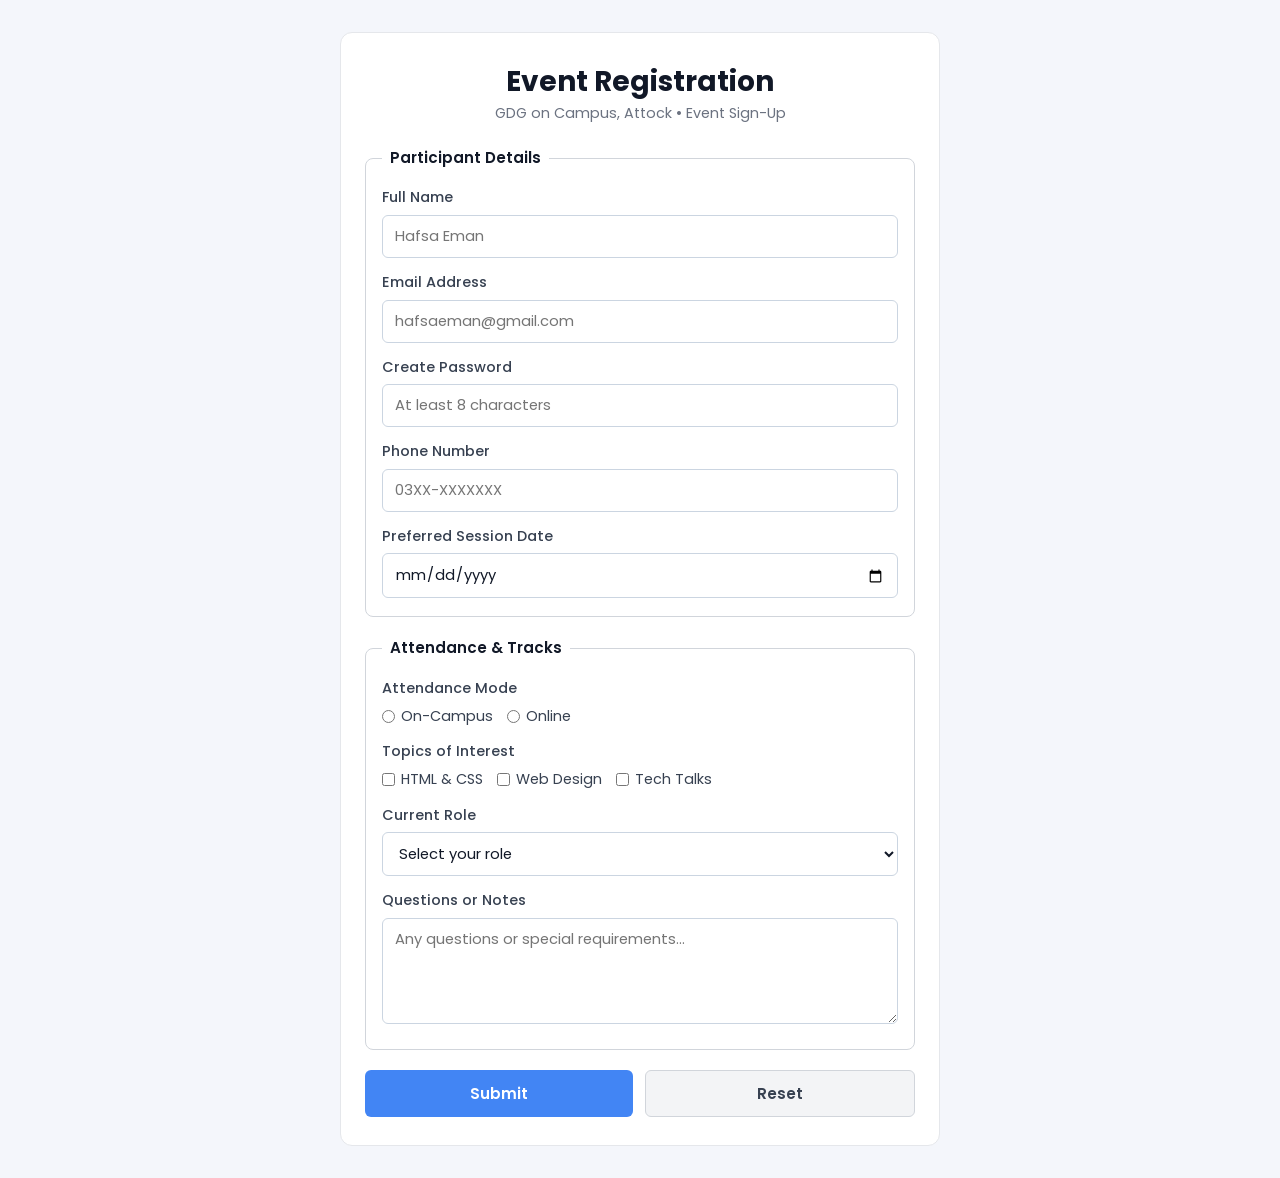
<file: index.html>
<!DOCTYPE html>
<html lang="en">
<head>
  <meta charset="UTF-8">
  <meta name="viewport" content="width=device-width, initial-scale=1.0">
  <title>Hafsa Eman | Event Registration Form</title>
  <link href="https://fonts.googleapis.com/css2?family=Poppins:wght@400;500;600;700&display=swap" rel="stylesheet">
  <link rel="stylesheet" href="style.css">
</head>
<body>

  <div class="form-wrapper">
    <h1>Event Registration</h1>
    <p class="subtitle">GDG on Campus, Attock &bull; Event Sign-Up</p>

    <form action="#" method="post">

      <fieldset>
        <legend>Participant Details</legend>

        <div class="field-group">
          <label for="full-name">Full Name</label>
          <input type="text" id="full-name" name="full-name" placeholder="Hafsa Eman" required>
        </div>

        <div class="field-group">
          <label for="email">Email Address</label>
          <input type="email" id="email" name="email" placeholder="hafsaeman@gmail.com" required>
        </div>

        <div class="field-group">
          <label for="password">Create Password</label>
          <input type="password" id="password" name="password" placeholder="At least 8 characters" required>
        </div>

        <div class="field-group">
          <label for="phone">Phone Number</label>
          <input type="tel" id="phone" name="phone" placeholder="03XX-XXXXXXX" required>
        </div>

        <div class="field-group">
          <label for="event-date">Preferred Session Date</label>
          <input type="date" id="event-date" name="event-date" required>
        </div>
      </fieldset>

      <fieldset>
        <legend>Attendance &amp; Tracks</legend>

        <div class="field-group">
          <span class="group-label">Attendance Mode</span>
          <div class="option-row">
            <label for="mode-onsite" class="inline-option">
              <input type="radio" id="mode-onsite" name="attendance-mode" value="onsite" required>
              On-Campus
            </label>
            <label for="mode-online" class="inline-option">
              <input type="radio" id="mode-online" name="attendance-mode" value="online">
              Online
            </label>
          </div>
        </div>

        <div class="field-group">
          <span class="group-label">Topics of Interest</span>
          <div class="option-row">
            <label for="topic-html-css" class="inline-option">
              <input type="checkbox" id="topic-html-css" name="topics" value="html-css">
              HTML &amp; CSS
            </label>
            <label for="topic-web" class="inline-option">
              <input type="checkbox" id="topic-web" name="topics" value="web-dev">
              Web Design
            </label>
            <label for="topic-career" class="inline-option">
              <input type="checkbox" id="topic-career" name="topics" value="career">
              Tech Talks
            </label>
          </div>
        </div>

        <div class="field-group">
          <label for="role">Current Role</label>
          <select id="role" name="role" required>
            <option value="">Select your role</option>
            <option value="student">Accounting &amp; Finance Student</option>
            <option value="developer">Developer</option>
            <option value="designer">Designer</option>
            <option value="other">Other</option>
          </select>
        </div>

        <div class="field-group">
          <label for="notes">Questions or Notes</label>
          <textarea id="notes" name="notes" rows="4" placeholder="Any questions or special requirements..."></textarea>
        </div>
      </fieldset>

      <div class="button-row">
        <button type="submit" class="btn-submit">Submit</button>
        <button type="reset" class="btn-reset">Reset</button>
      </div>

    </form>
  </div>

</body>
</html>
</file>
<file: style.css>
* {
  box-sizing: border-box;
  margin: 0;
  padding: 0;
}

body {
  font-family: 'Poppins', sans-serif;
  background-color: #f4f6fb;
  color: #1f2937;
  line-height: 1.5;
  padding: 32px 16px;
}

.form-wrapper {
  max-width: 600px;
  margin: 0 auto;
  background-color: #ffffff;
  border: 1px solid #e5e7eb;
  border-radius: 12px;
  padding: 28px 24px;
}

h1 {
  font-size: 1.75rem;
  color: #111827;
  text-align: center;
}

.subtitle {
  text-align: center;
  font-size: 0.9rem;
  color: #6b7280;
  margin-bottom: 22px;
}

fieldset {
  border: 1px solid #d1d5db;
  border-radius: 8px;
  padding: 18px 16px;
  margin-bottom: 20px;
}

legend {
  font-weight: 600;
  font-size: 0.95rem;
  color: #111827;
  padding: 0 8px;
}

.field-group {
  margin-bottom: 14px;
}

.field-group:last-child {
  margin-bottom: 0;
}

label,
.group-label {
  display: block;
  font-size: 0.9rem;
  font-weight: 500;
  color: #374151;
  margin-bottom: 6px;
}

input[type="text"],
input[type="email"],
input[type="password"],
input[type="tel"],
input[type="date"],
select,
textarea {
  width: 100%;
  box-sizing: border-box;
  padding: 10px 12px;
  font-family: 'Poppins', sans-serif;
  font-size: 0.92rem;
  color: #111827;
  background-color: #ffffff;
  border: 1.5px solid #cbd5e1;
  border-radius: 6px;
}

input:focus,
select:focus,
textarea:focus {
  outline: none;
  border-color: #4285f4;
}

textarea {
  resize: vertical;
}

.option-row {
  display: flex;
  flex-wrap: wrap;
  gap: 14px;
  margin-top: 4px;
}

.inline-option {
  display: inline-flex;
  align-items: center;
  gap: 6px;
  font-weight: 400;
  margin-bottom: 0;
  cursor: pointer;
}

.button-row {
  display: flex;
  gap: 12px;
}

button {
  flex: 1;
  padding: 11px 16px;
  font-family: 'Poppins', sans-serif;
  font-size: 0.95rem;
  font-weight: 600;
  border-radius: 6px;
  cursor: pointer;
}

.btn-submit {
  background-color: #4285f4;
  color: #ffffff;
  border: none;
}

.btn-submit:hover {
  background-color: #2b6cb0;
}

.btn-reset {
  background-color: #f3f4f6;
  color: #374151;
  border: 1px solid #d1d5db;
}

.btn-reset:hover {
  background-color: #e5e7eb;
}
</file>
